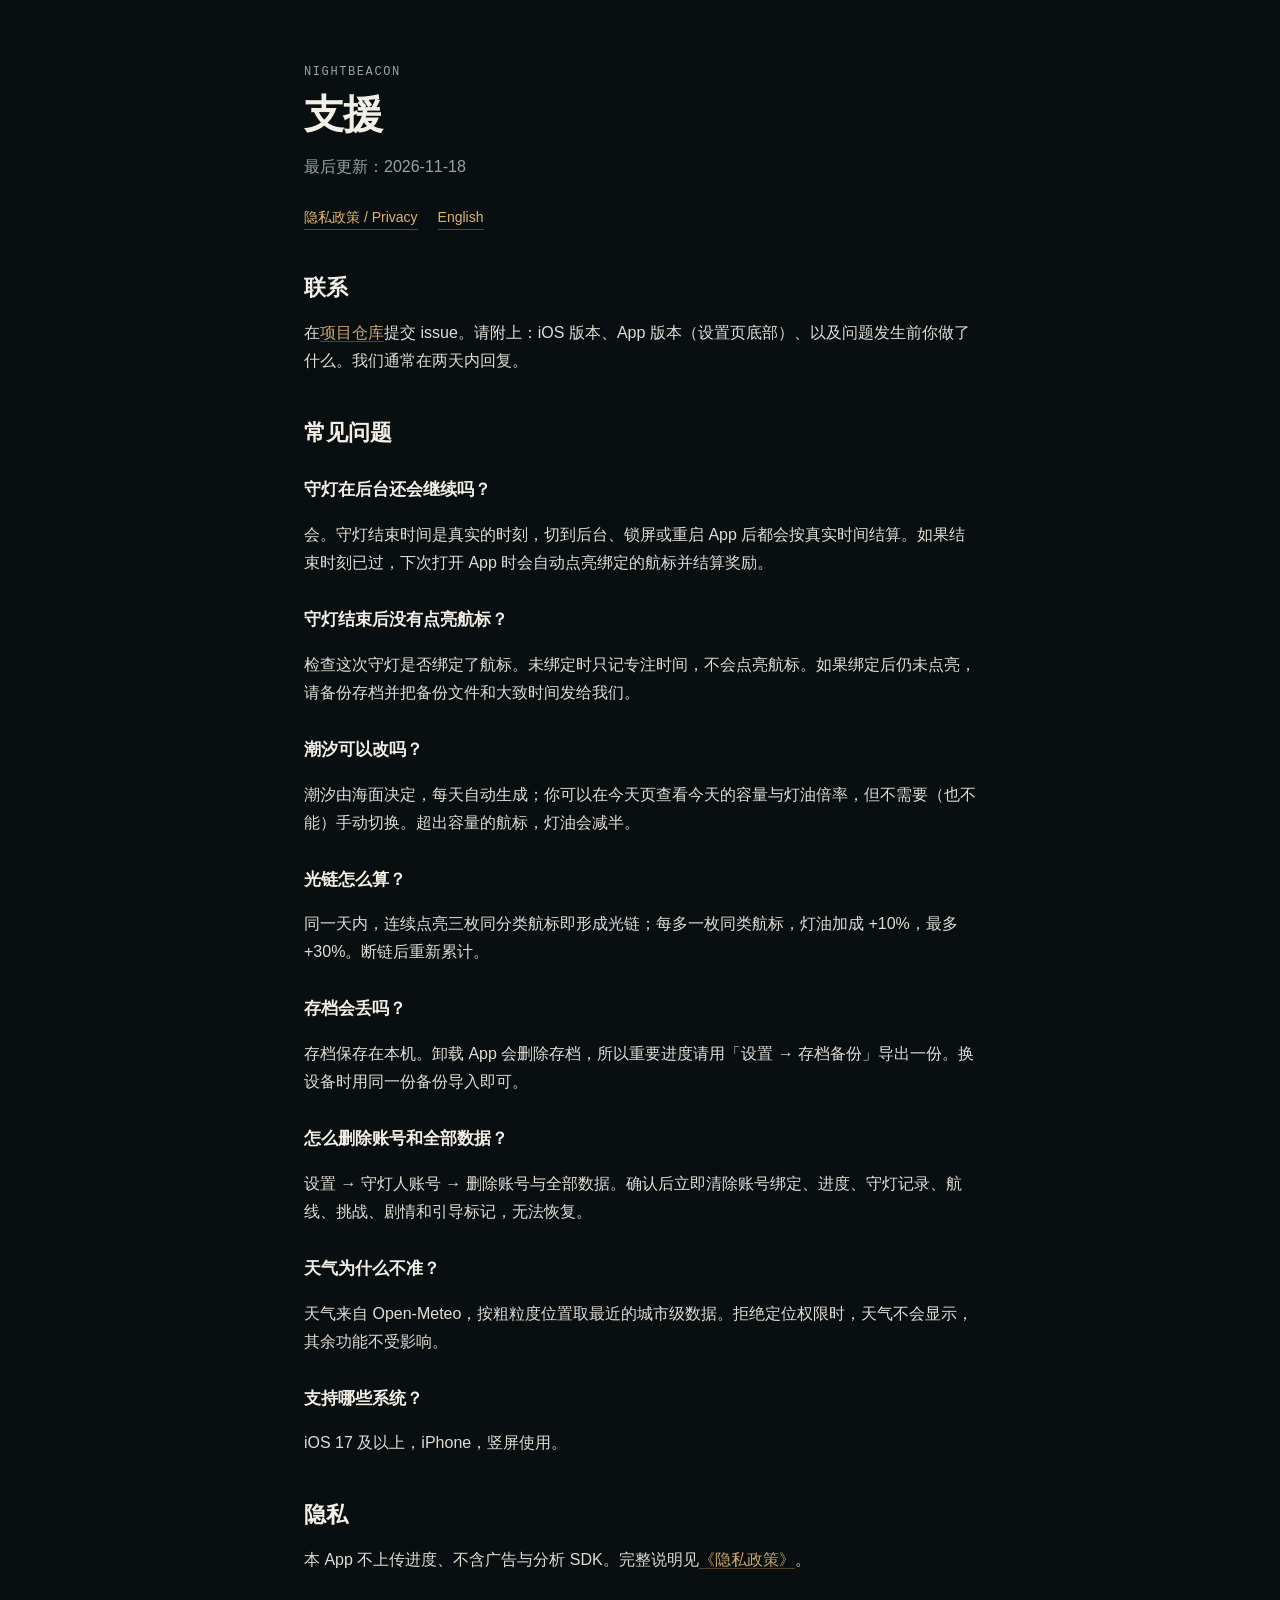
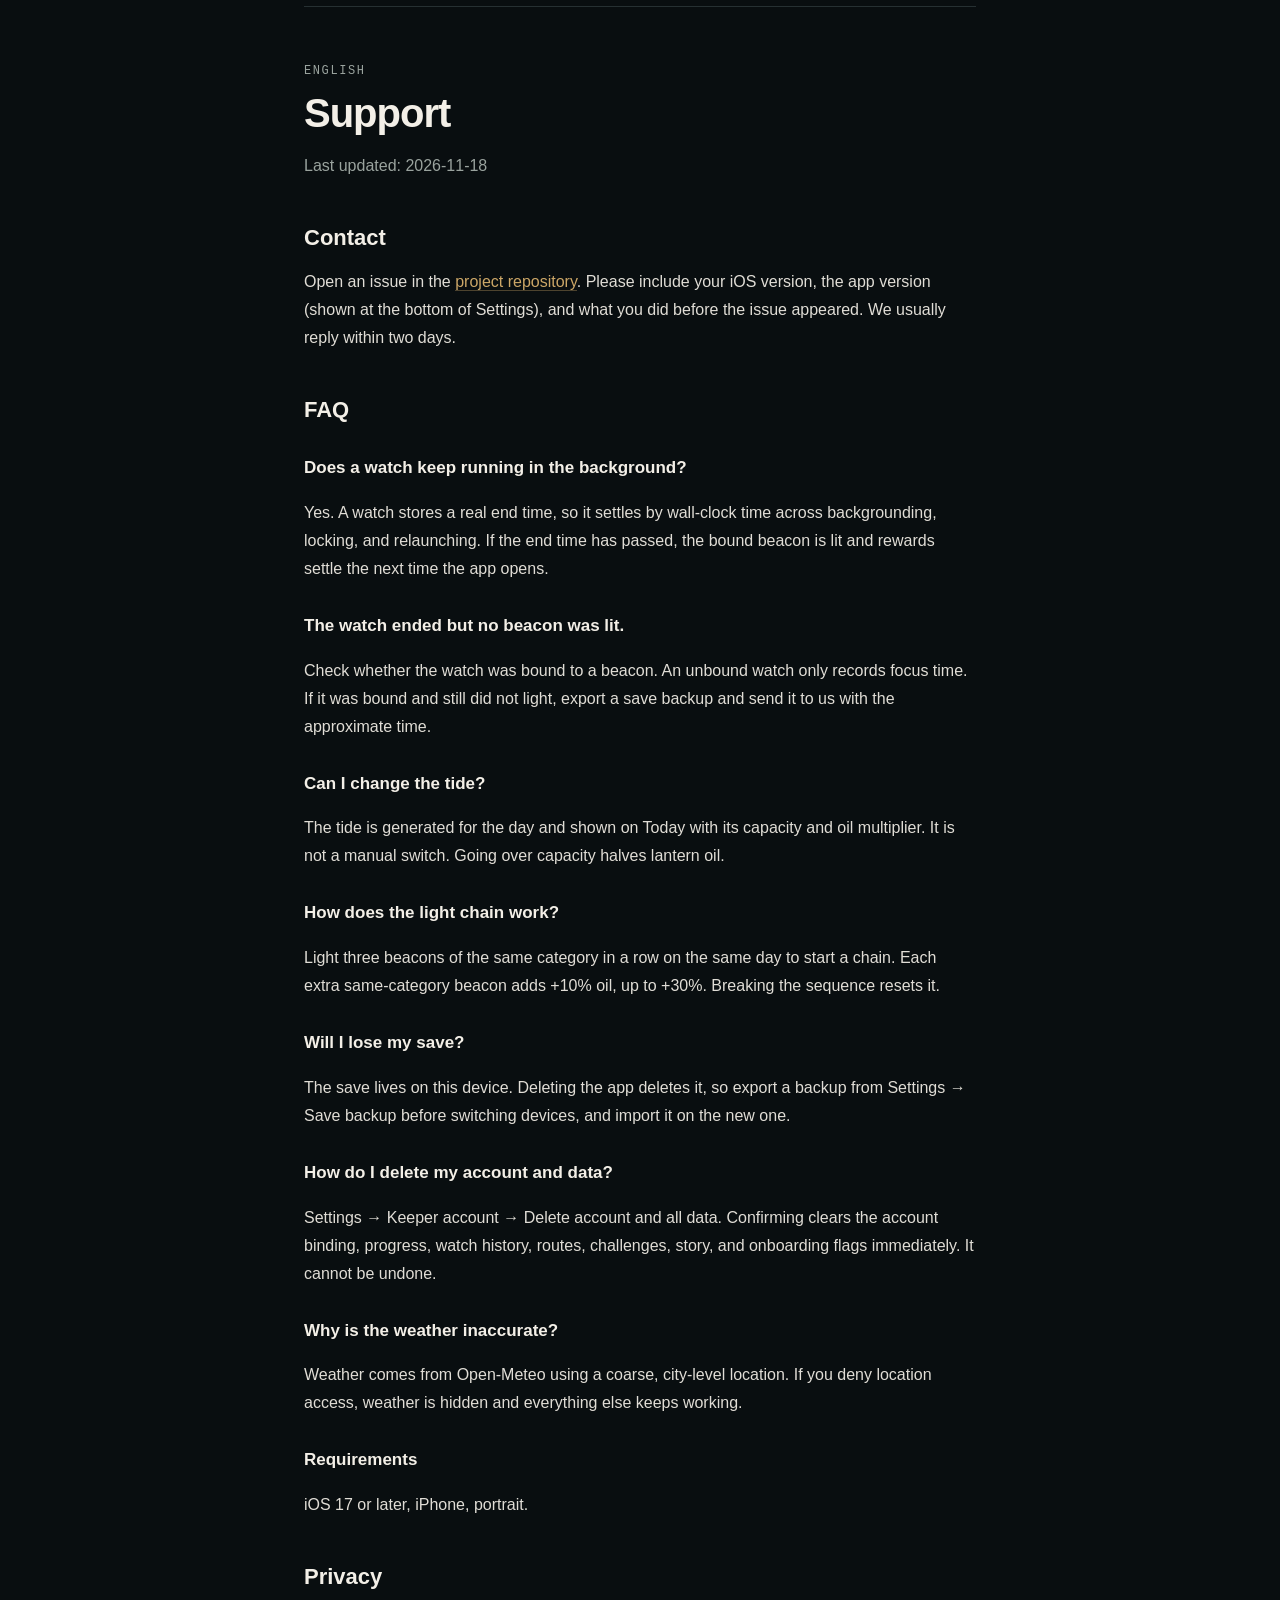
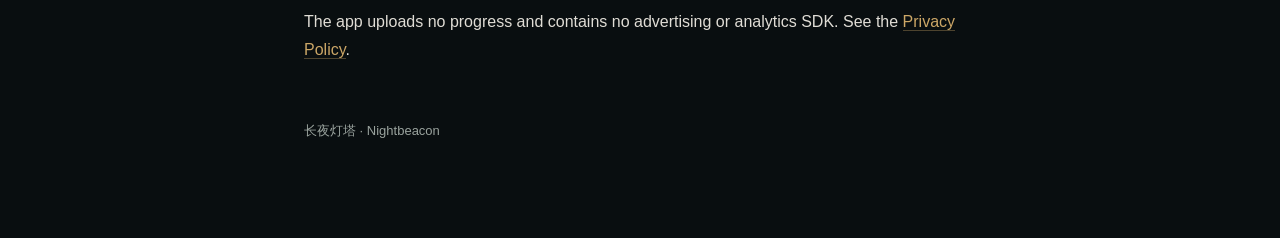
<file: index.html>
<!doctype html>
<html lang="zh-Hans">
<head>
  <meta charset="utf-8">
  <meta name="viewport" content="width=device-width, initial-scale=1">
  <title>支援 · 长夜灯塔 / Support · Nightbeacon</title>
  <link rel="stylesheet" href="style.css">
</head>
<body>
<main>
  <header>
    <div class="kicker">NIGHTBEACON</div>
    <h1>支援</h1>
    <p class="dim">最后更新：2026-11-18</p>
    <nav><a href="privacy.html">隐私政策 / Privacy</a><a href="#english">English</a></nav>
  </header>

  <h2>联系</h2>
  <p>在<a href="https://github.com/15616712914/nightbeacon-site/issues">项目仓库</a>提交 issue。请附上：iOS 版本、App 版本（设置页底部）、以及问题发生前你做了什么。我们通常在两天内回复。</p>

  <h2>常见问题</h2>

  <h3>守灯在后台还会继续吗？</h3>
  <p>会。守灯结束时间是真实的时刻，切到后台、锁屏或重启 App 后都会按真实时间结算。如果结束时刻已过，下次打开 App 时会自动点亮绑定的航标并结算奖励。</p>

  <h3>守灯结束后没有点亮航标？</h3>
  <p>检查这次守灯是否绑定了航标。未绑定时只记专注时间，不会点亮航标。如果绑定后仍未点亮，请备份存档并把备份文件和大致时间发给我们。</p>

  <h3>潮汐可以改吗？</h3>
  <p>潮汐由海面决定，每天自动生成；你可以在今天页查看今天的容量与灯油倍率，但不需要（也不能）手动切换。超出容量的航标，灯油会减半。</p>

  <h3>光链怎么算？</h3>
  <p>同一天内，连续点亮三枚同分类航标即形成光链；每多一枚同类航标，灯油加成 +10%，最多 +30%。断链后重新累计。</p>

  <h3>存档会丢吗？</h3>
  <p>存档保存在本机。卸载 App 会删除存档，所以重要进度请用「设置 → 存档备份」导出一份。换设备时用同一份备份导入即可。</p>

  <h3>怎么删除账号和全部数据？</h3>
  <p>设置 → 守灯人账号 → 删除账号与全部数据。确认后立即清除账号绑定、进度、守灯记录、航线、挑战、剧情和引导标记，无法恢复。</p>

  <h3>天气为什么不准？</h3>
  <p>天气来自 Open-Meteo，按粗粒度位置取最近的城市级数据。拒绝定位权限时，天气不会显示，其余功能不受影响。</p>

  <h3>支持哪些系统？</h3>
  <p>iOS 17 及以上，iPhone，竖屏使用。</p>

  <h2>隐私</h2>
  <p>本 App 不上传进度、不含广告与分析 SDK。完整说明见<a href="privacy.html">《隐私政策》</a>。</p>

  <hr class="rule">

  <section class="lang" id="english" lang="en">
    <div class="kicker">ENGLISH</div>
    <h1>Support</h1>
    <p class="dim">Last updated: 2026-11-18</p>

    <h2>Contact</h2>
    <p>Open an issue in the <a href="https://github.com/15616712914/nightbeacon-site/issues">project repository</a>. Please include your iOS version, the app version (shown at the bottom of Settings), and what you did before the issue appeared. We usually reply within two days.</p>

    <h2>FAQ</h2>

    <h3>Does a watch keep running in the background?</h3>
    <p>Yes. A watch stores a real end time, so it settles by wall-clock time across backgrounding, locking, and relaunching. If the end time has passed, the bound beacon is lit and rewards settle the next time the app opens.</p>

    <h3>The watch ended but no beacon was lit.</h3>
    <p>Check whether the watch was bound to a beacon. An unbound watch only records focus time. If it was bound and still did not light, export a save backup and send it to us with the approximate time.</p>

    <h3>Can I change the tide?</h3>
    <p>The tide is generated for the day and shown on Today with its capacity and oil multiplier. It is not a manual switch. Going over capacity halves lantern oil.</p>

    <h3>How does the light chain work?</h3>
    <p>Light three beacons of the same category in a row on the same day to start a chain. Each extra same-category beacon adds +10% oil, up to +30%. Breaking the sequence resets it.</p>

    <h3>Will I lose my save?</h3>
    <p>The save lives on this device. Deleting the app deletes it, so export a backup from Settings → Save backup before switching devices, and import it on the new one.</p>

    <h3>How do I delete my account and data?</h3>
    <p>Settings → Keeper account → Delete account and all data. Confirming clears the account binding, progress, watch history, routes, challenges, story, and onboarding flags immediately. It cannot be undone.</p>

    <h3>Why is the weather inaccurate?</h3>
    <p>Weather comes from Open-Meteo using a coarse, city-level location. If you deny location access, weather is hidden and everything else keeps working.</p>

    <h3>Requirements</h3>
    <p>iOS 17 or later, iPhone, portrait.</p>

    <h2>Privacy</h2>
    <p>The app uploads no progress and contains no advertising or analytics SDK. See the <a href="privacy.html">Privacy Policy</a>.</p>
  </section>

  <footer>长夜灯塔 · Nightbeacon</footer>
</main>
</body>
</html>
</file>
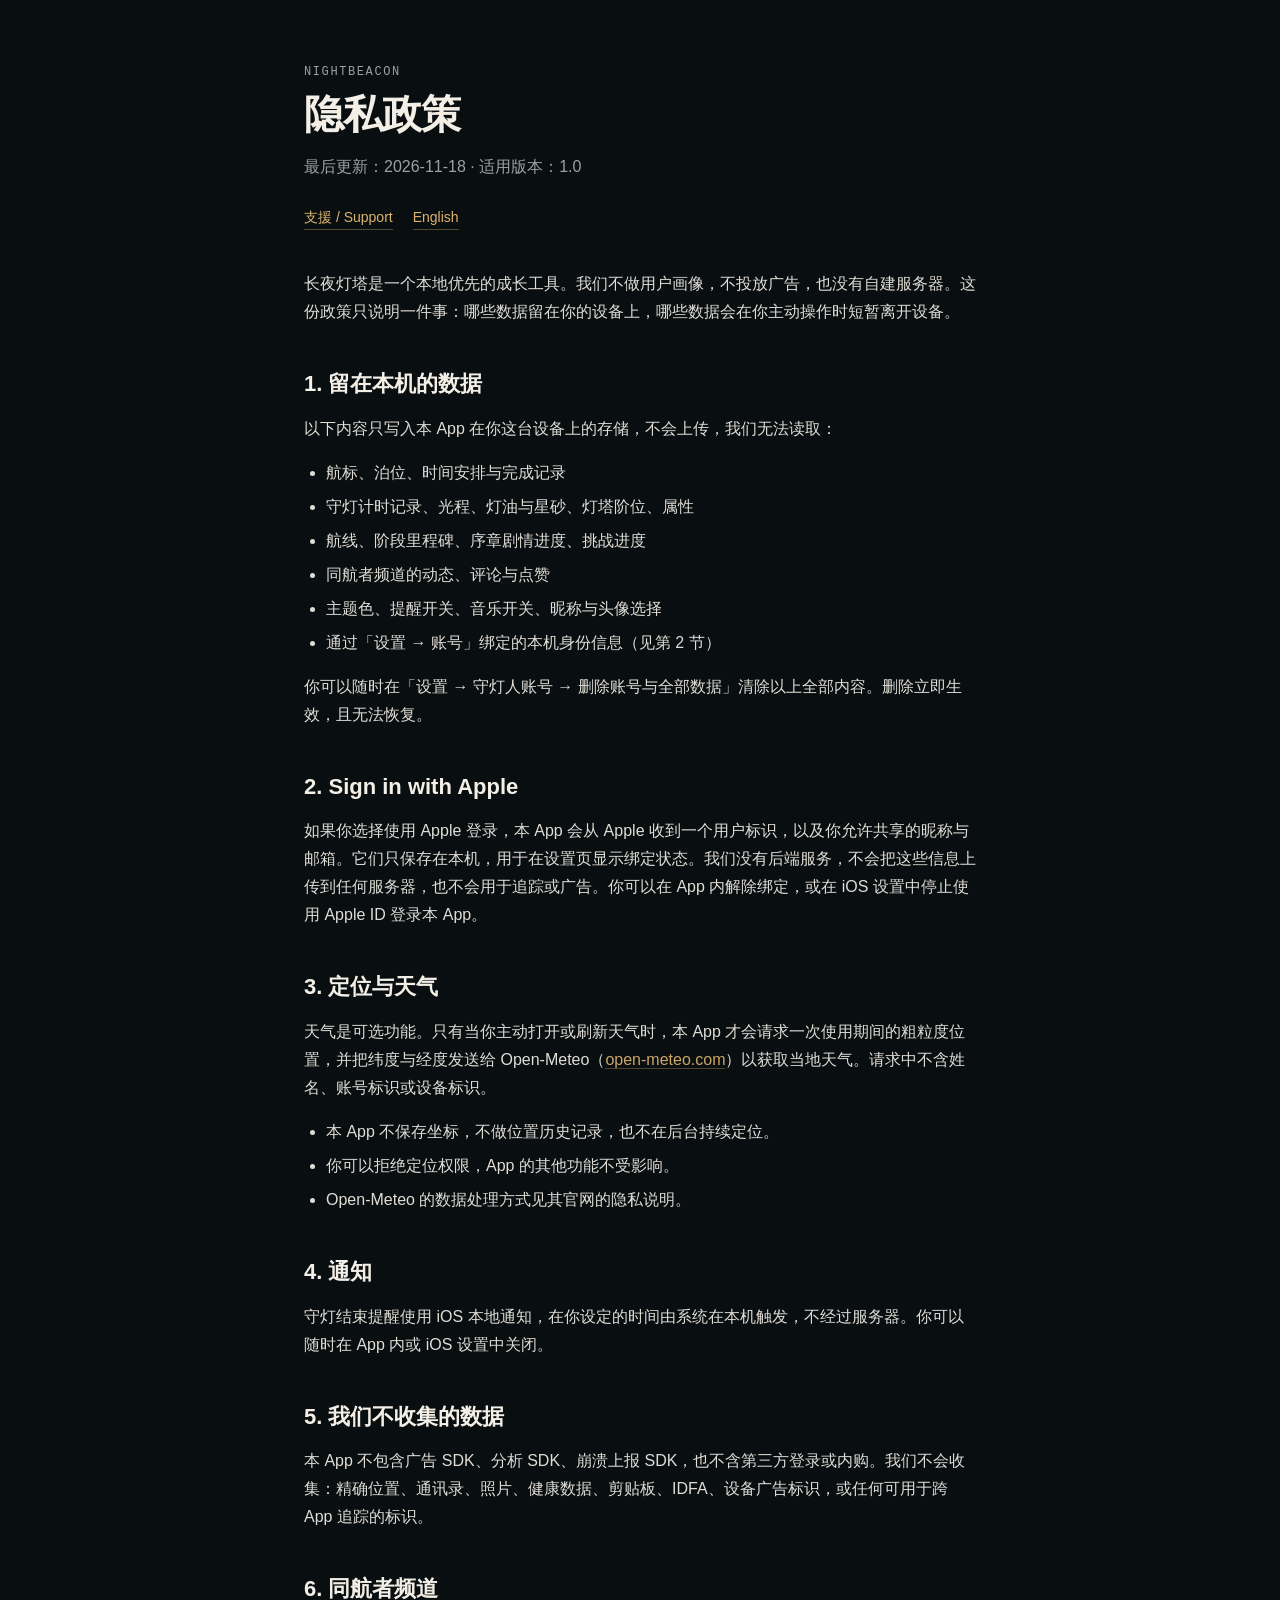
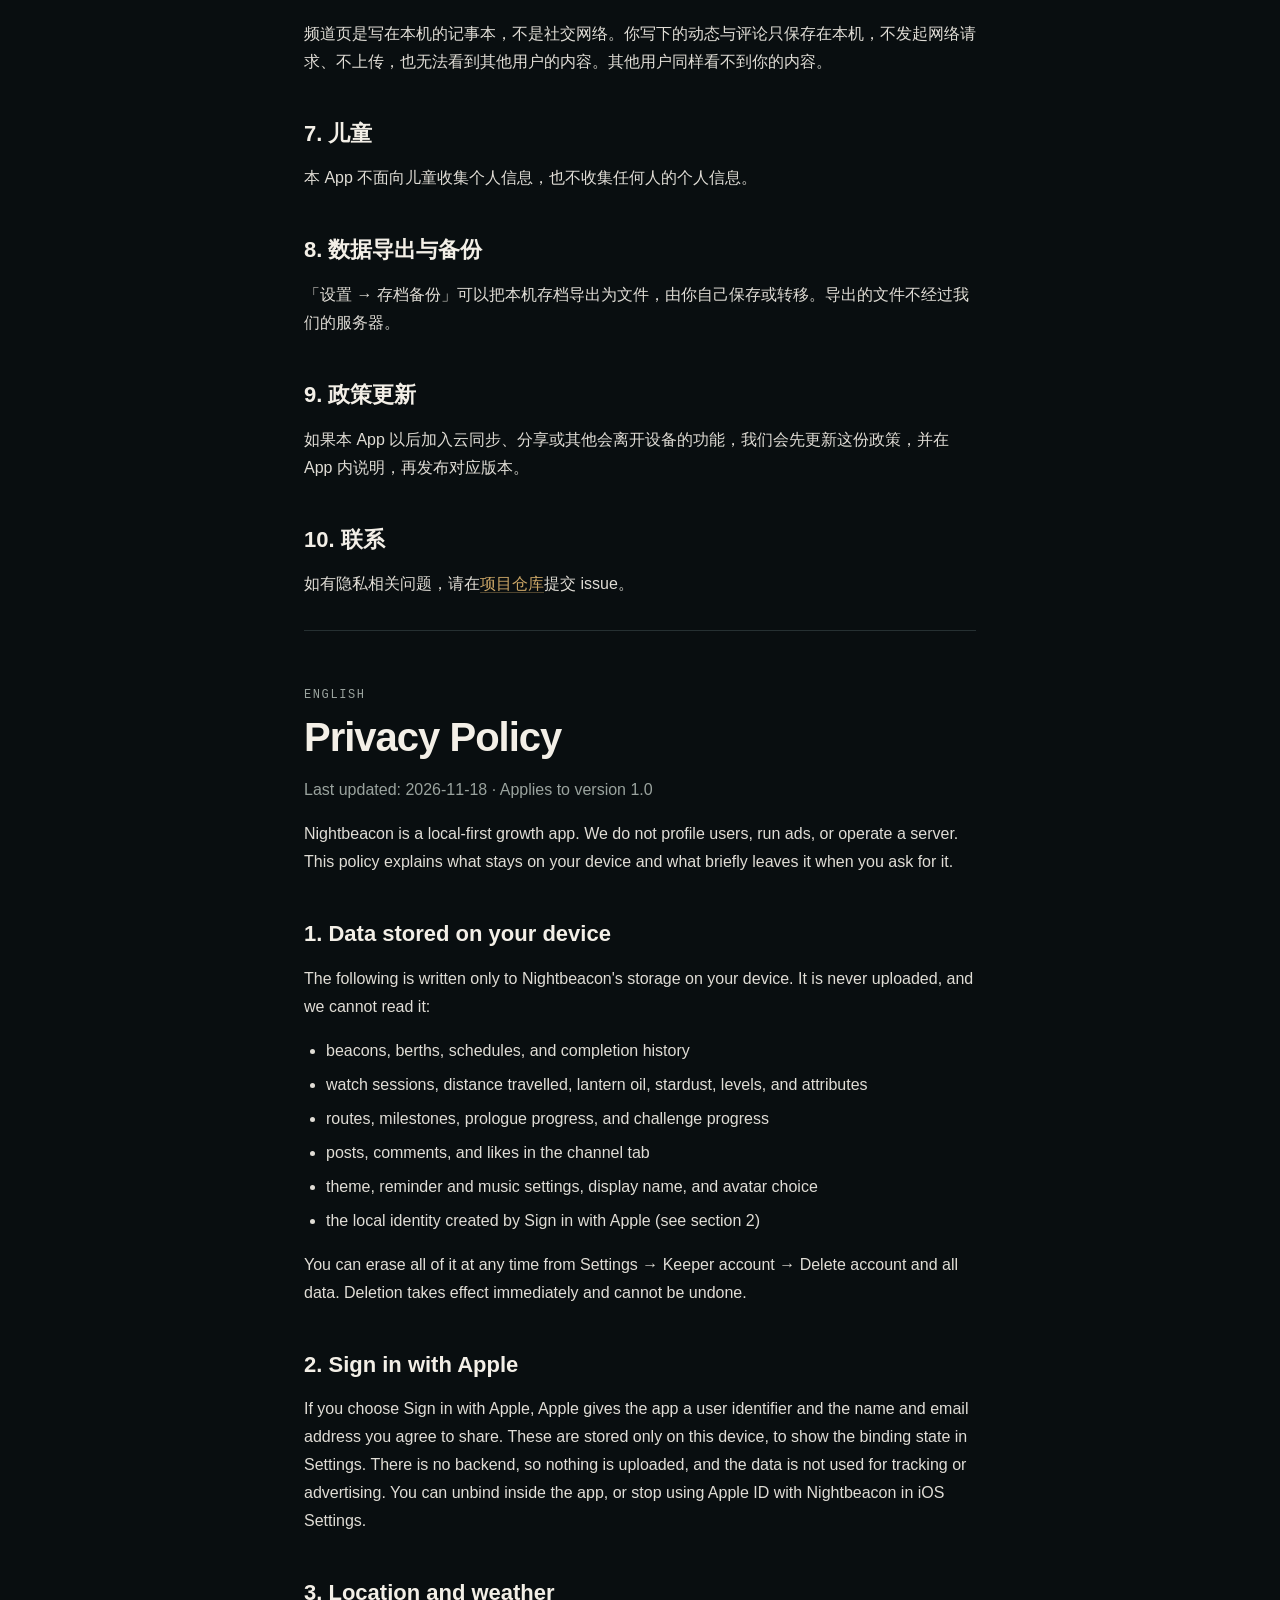
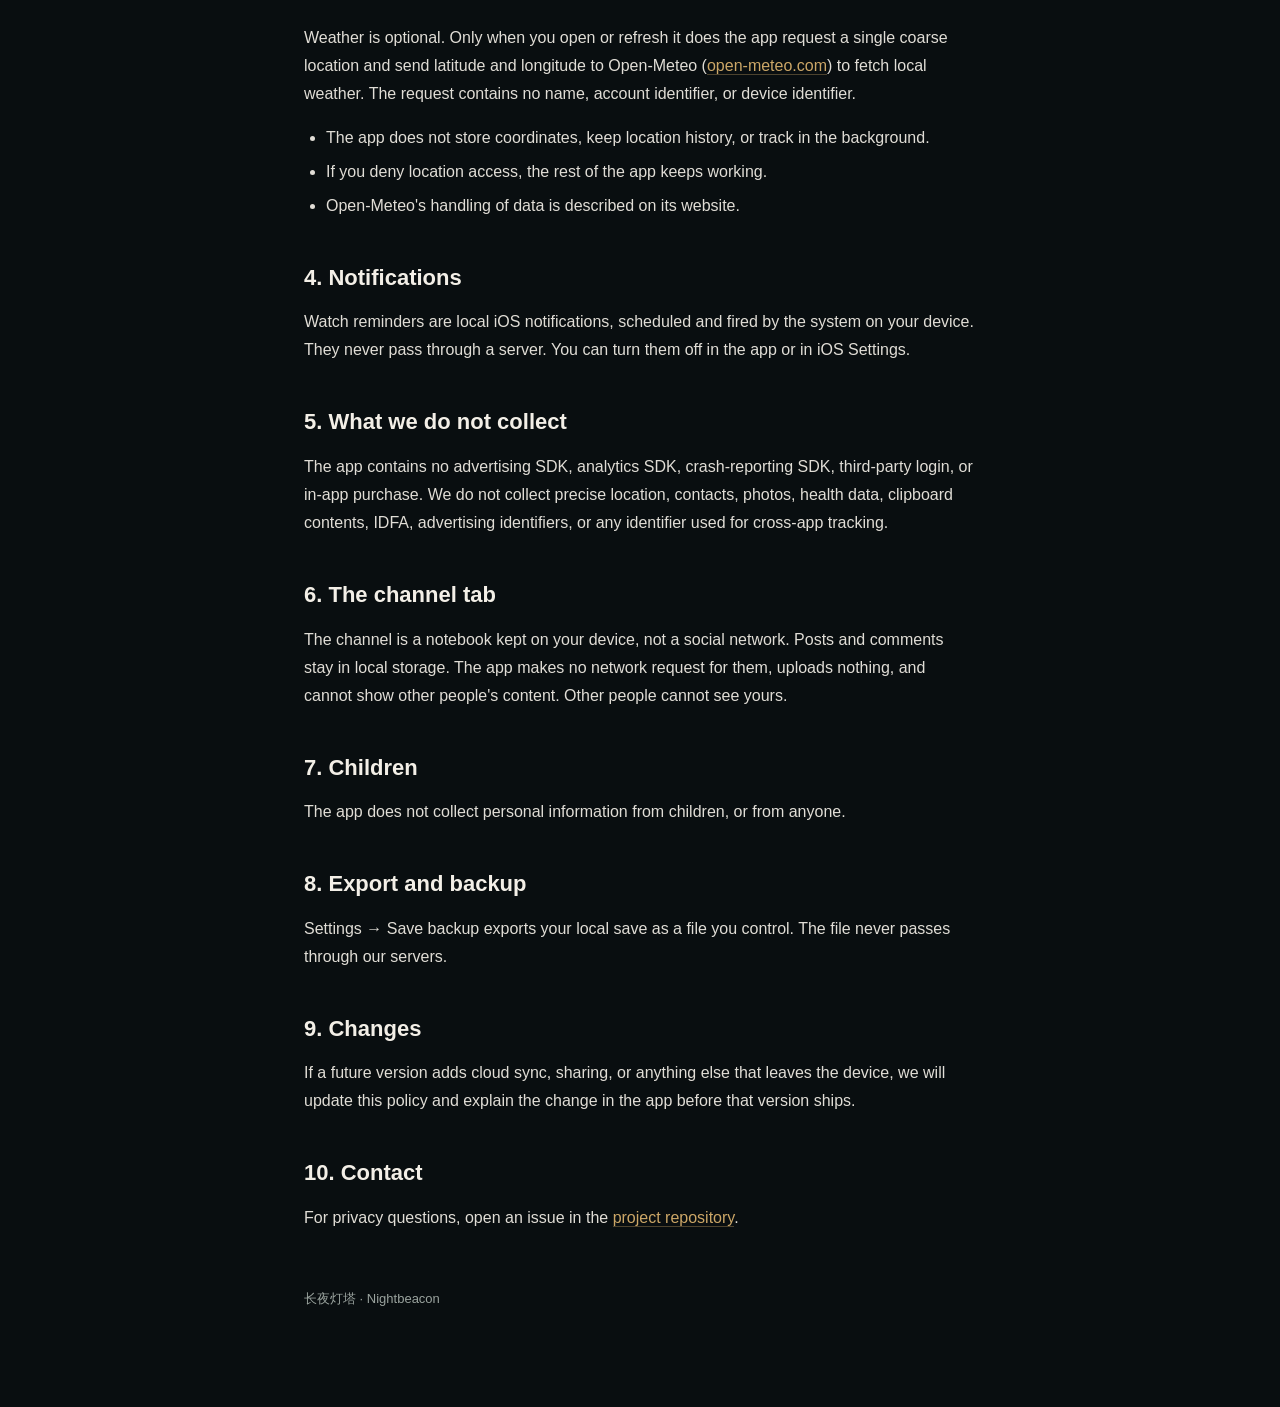
<file: privacy.html>
<!doctype html>
<html lang="zh-Hans">
<head>
  <meta charset="utf-8">
  <meta name="viewport" content="width=device-width, initial-scale=1">
  <title>隐私政策 · 长夜灯塔 / Privacy Policy · Nightbeacon</title>
  <link rel="stylesheet" href="style.css">
</head>
<body>
<main>
  <header>
    <div class="kicker">NIGHTBEACON</div>
    <h1>隐私政策</h1>
    <p class="dim">最后更新：2026-11-18 · 适用版本：1.0</p>
    <nav><a href="index.html">支援 / Support</a><a href="#english">English</a></nav>
  </header>

  <p>长夜灯塔是一个本地优先的成长工具。我们不做用户画像，不投放广告，也没有自建服务器。这份政策只说明一件事：哪些数据留在你的设备上，哪些数据会在你主动操作时短暂离开设备。</p>

  <h2>1. 留在本机的数据</h2>
  <p>以下内容只写入本 App 在你这台设备上的存储，不会上传，我们无法读取：</p>
  <ul>
    <li>航标、泊位、时间安排与完成记录</li>
    <li>守灯计时记录、光程、灯油与星砂、灯塔阶位、属性</li>
    <li>航线、阶段里程碑、序章剧情进度、挑战进度</li>
    <li>同航者频道的动态、评论与点赞</li>
    <li>主题色、提醒开关、音乐开关、昵称与头像选择</li>
    <li>通过「设置 → 账号」绑定的本机身份信息（见第 2 节）</li>
  </ul>
  <p>你可以随时在「设置 → 守灯人账号 → 删除账号与全部数据」清除以上全部内容。删除立即生效，且无法恢复。</p>

  <h2>2. Sign in with Apple</h2>
  <p>如果你选择使用 Apple 登录，本 App 会从 Apple 收到一个用户标识，以及你允许共享的昵称与邮箱。它们只保存在本机，用于在设置页显示绑定状态。我们没有后端服务，不会把这些信息上传到任何服务器，也不会用于追踪或广告。你可以在 App 内解除绑定，或在 iOS 设置中停止使用 Apple ID 登录本 App。</p>

  <h2>3. 定位与天气</h2>
  <p>天气是可选功能。只有当你主动打开或刷新天气时，本 App 才会请求一次使用期间的粗粒度位置，并把纬度与经度发送给 Open-Meteo（<a href="https://open-meteo.com">open-meteo.com</a>）以获取当地天气。请求中不含姓名、账号标识或设备标识。</p>
  <ul>
    <li>本 App 不保存坐标，不做位置历史记录，也不在后台持续定位。</li>
    <li>你可以拒绝定位权限，App 的其他功能不受影响。</li>
    <li>Open-Meteo 的数据处理方式见其官网的隐私说明。</li>
  </ul>

  <h2>4. 通知</h2>
  <p>守灯结束提醒使用 iOS 本地通知，在你设定的时间由系统在本机触发，不经过服务器。你可以随时在 App 内或 iOS 设置中关闭。</p>

  <h2>5. 我们不收集的数据</h2>
  <p>本 App 不包含广告 SDK、分析 SDK、崩溃上报 SDK，也不含第三方登录或内购。我们不会收集：精确位置、通讯录、照片、健康数据、剪贴板、IDFA、设备广告标识，或任何可用于跨 App 追踪的标识。</p>

  <h2>6. 同航者频道</h2>
  <p>频道页是写在本机的记事本，不是社交网络。你写下的动态与评论只保存在本机，不发起网络请求、不上传，也无法看到其他用户的内容。其他用户同样看不到你的内容。</p>

  <h2>7. 儿童</h2>
  <p>本 App 不面向儿童收集个人信息，也不收集任何人的个人信息。</p>

  <h2>8. 数据导出与备份</h2>
  <p>「设置 → 存档备份」可以把本机存档导出为文件，由你自己保存或转移。导出的文件不经过我们的服务器。</p>

  <h2>9. 政策更新</h2>
  <p>如果本 App 以后加入云同步、分享或其他会离开设备的功能，我们会先更新这份政策，并在 App 内说明，再发布对应版本。</p>

  <h2>10. 联系</h2>
  <p>如有隐私相关问题，请在<a href="https://github.com/15616712914/nightbeacon-site/issues">项目仓库</a>提交 issue。</p>

  <hr class="rule">

  <section class="lang" id="english" lang="en">
    <div class="kicker">ENGLISH</div>
    <h1>Privacy Policy</h1>
    <p class="dim">Last updated: 2026-11-18 · Applies to version 1.0</p>

    <p>Nightbeacon is a local-first growth app. We do not profile users, run ads, or operate a server. This policy explains what stays on your device and what briefly leaves it when you ask for it.</p>

    <h2>1. Data stored on your device</h2>
    <p>The following is written only to Nightbeacon's storage on your device. It is never uploaded, and we cannot read it:</p>
    <ul>
      <li>beacons, berths, schedules, and completion history</li>
      <li>watch sessions, distance travelled, lantern oil, stardust, levels, and attributes</li>
      <li>routes, milestones, prologue progress, and challenge progress</li>
      <li>posts, comments, and likes in the channel tab</li>
      <li>theme, reminder and music settings, display name, and avatar choice</li>
      <li>the local identity created by Sign in with Apple (see section 2)</li>
    </ul>
    <p>You can erase all of it at any time from Settings → Keeper account → Delete account and all data. Deletion takes effect immediately and cannot be undone.</p>

    <h2>2. Sign in with Apple</h2>
    <p>If you choose Sign in with Apple, Apple gives the app a user identifier and the name and email address you agree to share. These are stored only on this device, to show the binding state in Settings. There is no backend, so nothing is uploaded, and the data is not used for tracking or advertising. You can unbind inside the app, or stop using Apple ID with Nightbeacon in iOS Settings.</p>

    <h2>3. Location and weather</h2>
    <p>Weather is optional. Only when you open or refresh it does the app request a single coarse location and send latitude and longitude to Open-Meteo (<a href="https://open-meteo.com">open-meteo.com</a>) to fetch local weather. The request contains no name, account identifier, or device identifier.</p>
    <ul>
      <li>The app does not store coordinates, keep location history, or track in the background.</li>
      <li>If you deny location access, the rest of the app keeps working.</li>
      <li>Open-Meteo's handling of data is described on its website.</li>
    </ul>

    <h2>4. Notifications</h2>
    <p>Watch reminders are local iOS notifications, scheduled and fired by the system on your device. They never pass through a server. You can turn them off in the app or in iOS Settings.</p>

    <h2>5. What we do not collect</h2>
    <p>The app contains no advertising SDK, analytics SDK, crash-reporting SDK, third-party login, or in-app purchase. We do not collect precise location, contacts, photos, health data, clipboard contents, IDFA, advertising identifiers, or any identifier used for cross-app tracking.</p>

    <h2>6. The channel tab</h2>
    <p>The channel is a notebook kept on your device, not a social network. Posts and comments stay in local storage. The app makes no network request for them, uploads nothing, and cannot show other people's content. Other people cannot see yours.</p>

    <h2>7. Children</h2>
    <p>The app does not collect personal information from children, or from anyone.</p>

    <h2>8. Export and backup</h2>
    <p>Settings → Save backup exports your local save as a file you control. The file never passes through our servers.</p>

    <h2>9. Changes</h2>
    <p>If a future version adds cloud sync, sharing, or anything else that leaves the device, we will update this policy and explain the change in the app before that version ships.</p>

    <h2>10. Contact</h2>
    <p>For privacy questions, open an issue in the <a href="https://github.com/15616712914/nightbeacon-site/issues">project repository</a>.</p>
  </section>

  <footer>长夜灯塔 · Nightbeacon</footer>
</main>
</body>
</html>
</file>
<file: style.css>
:root {
  color-scheme: dark;
  --bg: #090e10;
  --panel: #0e1618;
  --text: #f3efe7;
  --dim: #9aa39e;
  --rule: #263032;
  --gold: #ddb46f;
}
* { box-sizing: border-box; }
html { -webkit-text-size-adjust: 100%; }
body {
  margin: 0;
  background: var(--bg);
  color: var(--text);
  font: 16px/1.75 -apple-system, BlinkMacSystemFont, "SF Pro Text", "PingFang SC",
        "Hiragino Sans GB", "Microsoft YaHei", sans-serif;
}
main { max-width: 720px; margin: 0 auto; padding: 64px 24px 96px; }
header { margin-bottom: 40px; }
.kicker {
  font: 12px/1.4 ui-monospace, SFMono-Regular, Menlo, monospace;
  letter-spacing: 1.6px;
  color: var(--dim);
}
h1 { margin: 10px 0 0; font-size: 40px; line-height: 1.15; letter-spacing: -1px; }
h2 { margin: 44px 0 12px; font-size: 22px; line-height: 1.3; }
h3 { margin: 28px 0 8px; font-size: 17px; }
p, li { color: var(--text); opacity: 0.92; }
.dim { color: var(--dim); opacity: 1; }
.rule { height: 1px; background: var(--rule); border: 0; margin: 32px 0; }
a { color: var(--gold); text-decoration: none; border-bottom: 1px solid rgba(221, 180, 111, 0.35); }
a:hover { border-bottom-color: var(--gold); }
ul { padding-left: 22px; }
li { margin: 6px 0; }
nav { display: flex; gap: 20px; margin: 24px 0 8px; font-size: 14px; }
footer { margin-top: 56px; color: var(--dim); font-size: 13px; }
code { font-family: ui-monospace, SFMono-Regular, Menlo, monospace; font-size: 0.92em; color: var(--gold); }
.lang { margin-top: 56px; }
</file>
